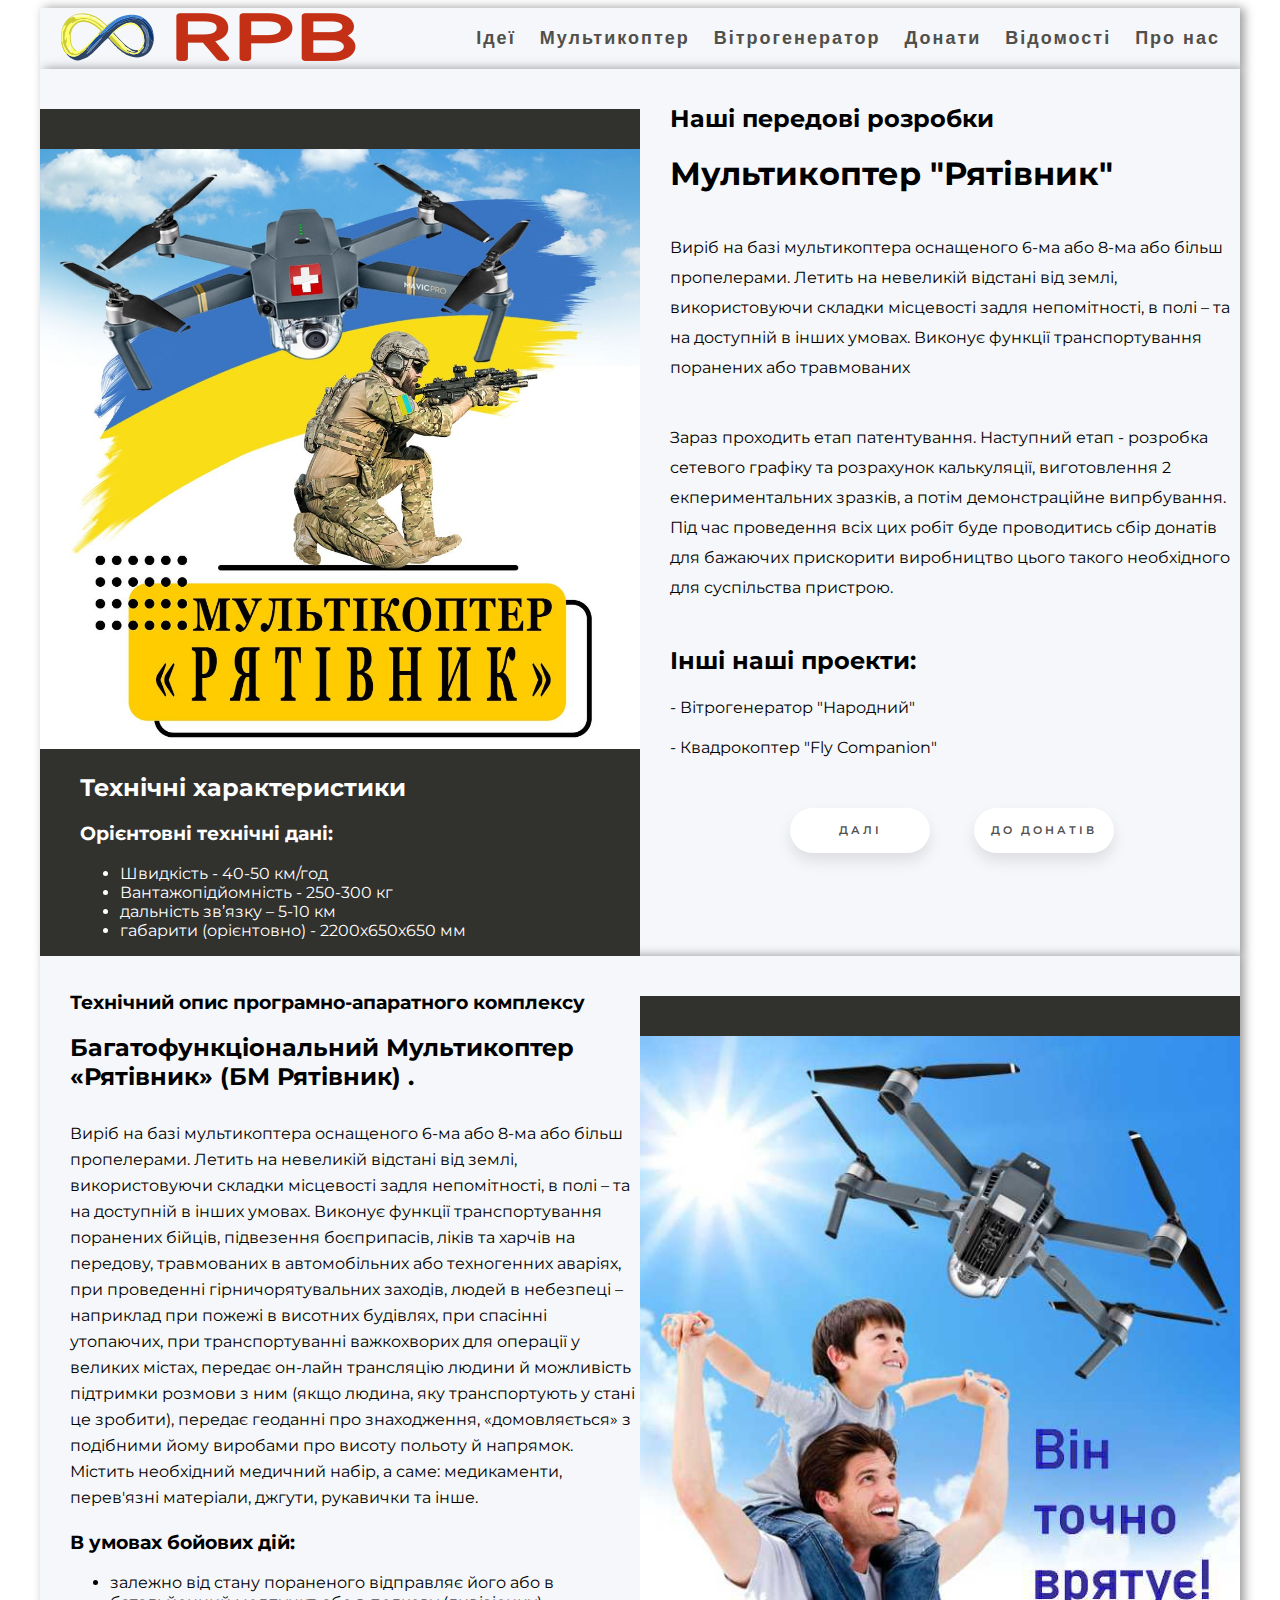
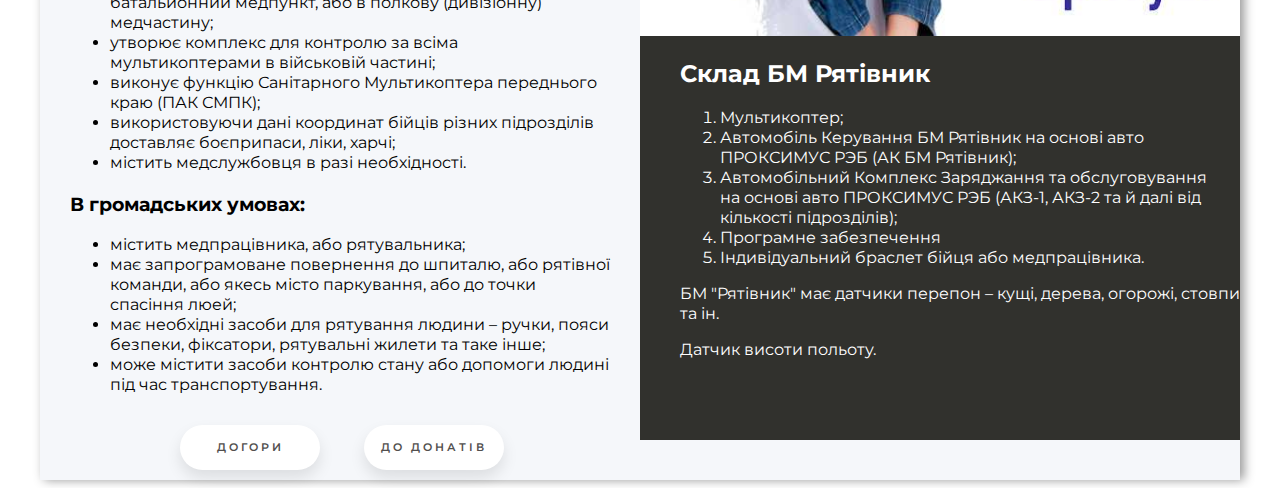
<file: index.html>
﻿<!DOCTYPE html>
<html lang="en">
<head>
    <meta charset="UTF-8">
    <meta http-equiv="X-UA-Compatible" content="IE=edge">
    <meta name="viewport" content="width=device-width, initial-scale=1.0">
    <link rel="preconnect" href="https://fonts.googleapis.com">
    <link rel="preconnect" href="https://fonts.gstatic.com" crossorigin>
    <link href="https://fonts.googleapis.com/css2?family=Montserrat:wght@400;700&display=swap" rel="stylesheet">
    <link rel="stylesheet" href="css/styles.css">
    <link rel="icon" href="img/favicon3.ico" type="image/x-icon">
    <title>RPB</title>
</head>
<body>
<!-- MENU -->
<nav class="top-menu">
    <a class="navbar-logo" href=""><img src="img/logo_new5.png"></a>
    <ul class="menu-main">
      <li><a href="idea.html">Ідеї</a></li>
      <li><a href="">Мультикоптер</a></li>
      <li><a href="vitro.html">Вітрогенератор</a></li>
      <li><a href="">Донати</a></li>
      <li><a href="">Відомості</a></li>
      <li><a href="">Про нас</a></li>
    </ul>
  </nav>
 <!--  ------------------------------ Main -------------------------------------------------------------------   -->   
<div class="main">
    <div >
        <!-- main-content -->
        <div class="main-content">
            <!-- about -->
            <div class="about">
                <h2>Наші передові розробки</h2>
                <h1>Мультикоптер "Рятівник"</h1>
                <p class="opisanie">
                    Виріб на базі мультикоптера оснащеного 6-ма або 8-ма або більш пропелерами.
                    Летить на невеликій відстані від землі, використовуючи складки місцевості задля непомітності,
                    в полі – та на доступній в інших умовах. Виконує функції транспортування поранених або травмованих
                </p>
                <p class="opisanie">
                    Зараз проходить етап патентування. Наступний етап - розробка сетевого графіку та розрахунок калькуляції, 
                    виготовлення 2 екпериментальних зразків, а потім демонстраційне випрбування. 
                    Під час проведення всіх цих робіт буде проводитись сбір донатів для бажаючих прискорити виробництво цього
                    такого необхідного для суспільства пристрою.
                </p>
                <h2 class="opisanie-projects">
                    Інші наші проекти:
                </h2>
                <p class="opisanie2">
                    - Вітрогенератор "Народний" 
                </p>
                <p class="opisanie2">
                    - Квадрокоптер "Fly Companion" 
                </p>
            </div>
            <!-- Кнопки -->
            <div class="buttons">
                <a href="#page2" class="floating-button">Далі</a>
                <a href="" class="floating-button">До донатів</a>
            </div>
        </div>
    </div>
<!-- Sidebar -->
    <aside class="sidebar"   >
        <img src="img/multiK.jpg" alt="Мультикоптер 'Рятівник'" class="multy-photo">
        <!--Технічні характеристики-->
        <div>
            <h2 class="tech-data">Технічні характеристики</h2>
            <div class="tech-skills">
            <h3 class = 'sidebar-title'>Орієнтовні технічні дані:</h3>
            <ul class="tech-skills-list">
                <li class="teh-skills-item"><span class="tech-skills-text">  Швидкість             -   40-50 км/год</span></li>
                <li class="teh-skills-item"><span class="tech-skills-text">  Вантажопідйомність    - 250-300 кг</span></li>
                <li class="teh-skills-item"><span class="tech-skills-text">  дальність зв’язку     –    5-10 км</span></li>
                <li class="teh-skills-item"><span class="tech-skills-text">  габарити (орієнтовно) - 2200х650х650 мм</span></li>
              
            </ul>
        </div>
        </div>
    </aside>
</div>
</body>
<body>
    <!-- ---------------------------------------------  Друга сторінка  ---------------------------------------  -->
     <!--  Main-second -->   
<div class="main-second">
    <div id="page2">
        <!-- main-content -->
        <div class="main-content-second">
            <!-- about -->
            <div class="about-second">
                <h3 >Технічний опис програмно-апаратного комплексу
                    
                    </h3>
                <h2>Багатофункціональний Мультикоптер «Рятівник» (БМ Рятівник) .</h2>
                <p class="opisanie-second">
                    Виріб на базі мультикоптера оснащеного 6-ма або 8-ма або більш пропелерами.
                    Летить на невеликій відстані від землі, використовуючи складки місцевості задля непомітності,
                    в полі – та на доступній в інших умовах. Виконує функції транспортування поранених бійців, підвезення боєприпасів,
                    ліків та харчів на передову, травмованих в автомобільних або техногенних аваріях, при проведенні гірничорятувальних заходів,
                    людей в небезпеці – наприклад при пожежі в висотних будівлях, при спасінні утопаючих, при транспортуванні важкохворих
                    для операції у великих містах, передає он-лайн трансляцію людини й можливість підтримки розмови з ним
                    (якщо людина, яку транспортують у стані це зробити), передає геоданні про знаходження, «домовляється» з подібними йому виробами
                    про висоту польоту й напрямок. Містить необхідний медичний набір,
                    а саме: медикаменти, перев'язні матеріали, джгути, рукавички та інше.
                </p>
                <p class="opisanie2-second">
                                    <h3>В умовах бойових дій:</h3>
                
                <ul class="boyovi-dii">
                <li>залежно від стану пораненого відправляє його або в батальйонний медпункт, або в полкову (дивізіонну) медчастину;</li>
                <li>утворює комплекс для контролю за всіма мультикоптерами в військовій частині;</li>
                <li>виконує функцію Санітарного Мультикоптера переднього краю (ПАК СМПК);</li>
                <li>використовуючи дані координат бійців різних підрозділів доставляє боєприпаси, ліки, харчі;</li>
                <li>містить медслужбовця в разі необхідності.</li>
                </ul>
                </p>
                <p class="opisanie2-second">
                    <h3>В громадських умовах:</h3>

                    <ul class="boyovi-dii">
                    <li>містить медпрацівника, або рятувальника;</li>
                    <li>має запрограмоване повернення до шпиталю, або рятівної команди, або якесь місто паркування, або до точки спасіння люей;</li>
                    <li>має необхідні засоби для рятування людини – ручки, пояси безпеки, фіксатори, рятувальні жилети та таке інше;</li>
                    <li>може містити засоби контролю стану або допомоги людині під час транспортування.</li>
                    
                    </ul>
                </p>
            </div>
            <!-- Кнопки -->
            <div class="buttons-second">
                <a href="" class="floating-button-second">Догори</a>
                <a href="" class="floating-button-second">До донатів</a>
            </div>
        </div>
    </div>
<!-- Sidebar-second -->
    <aside class="sidebar-second"   >
        <img src="img/second_img.jpg" alt="Мультикоптер з дитиною" class="multy-photo-child">
        <!--Склад БМ Рятівник-->
        <div>
            <h2 class="tech-data-second">Склад БМ Рятівник</h2>
            <div class="tech-skills-second">
           
            <ol class="tech-skills-list-second">
                <li class="teh-skills-item-second"><span class="tech-skills-text-second">  Мультикоптер;</span></li>
                <li class="teh-skills-item-second"><span class="tech-skills-text-second">  Автомобіль Керування БМ Рятівник на основі авто ПРОКСИМУС РЭБ (АК БМ Рятівник);</span></li>
                <li class="teh-skills-item-second"><span class="tech-skills-text-second">  Автомобільний Комплекс Заряджання та обслуговування на основі авто ПРОКСИМУС РЭБ (АКЗ-1, АКЗ-2 та й далі від кількості підрозділів);</span></li>
                <li class="teh-skills-item-second"><span class="tech-skills-text-second">  Програмне забезпечення</span></li>
                <li class="teh-skills-item-second"><span class="tech-skills-text-second">  Індивідуальний браслет бійця або медпрацівника.</span></li>
              
            </ol>
            <p class="dopolnitelno-text"> БМ "Рятівник" має датчики перепон – кущі, дерева, огорожі, стовпи та ін.</p>
            <p class="dopolnitelno-text">  Датчик висоти польоту.</p>
                

            
        </div>
        </div>
    </aside>
</body>
</html>
</file>
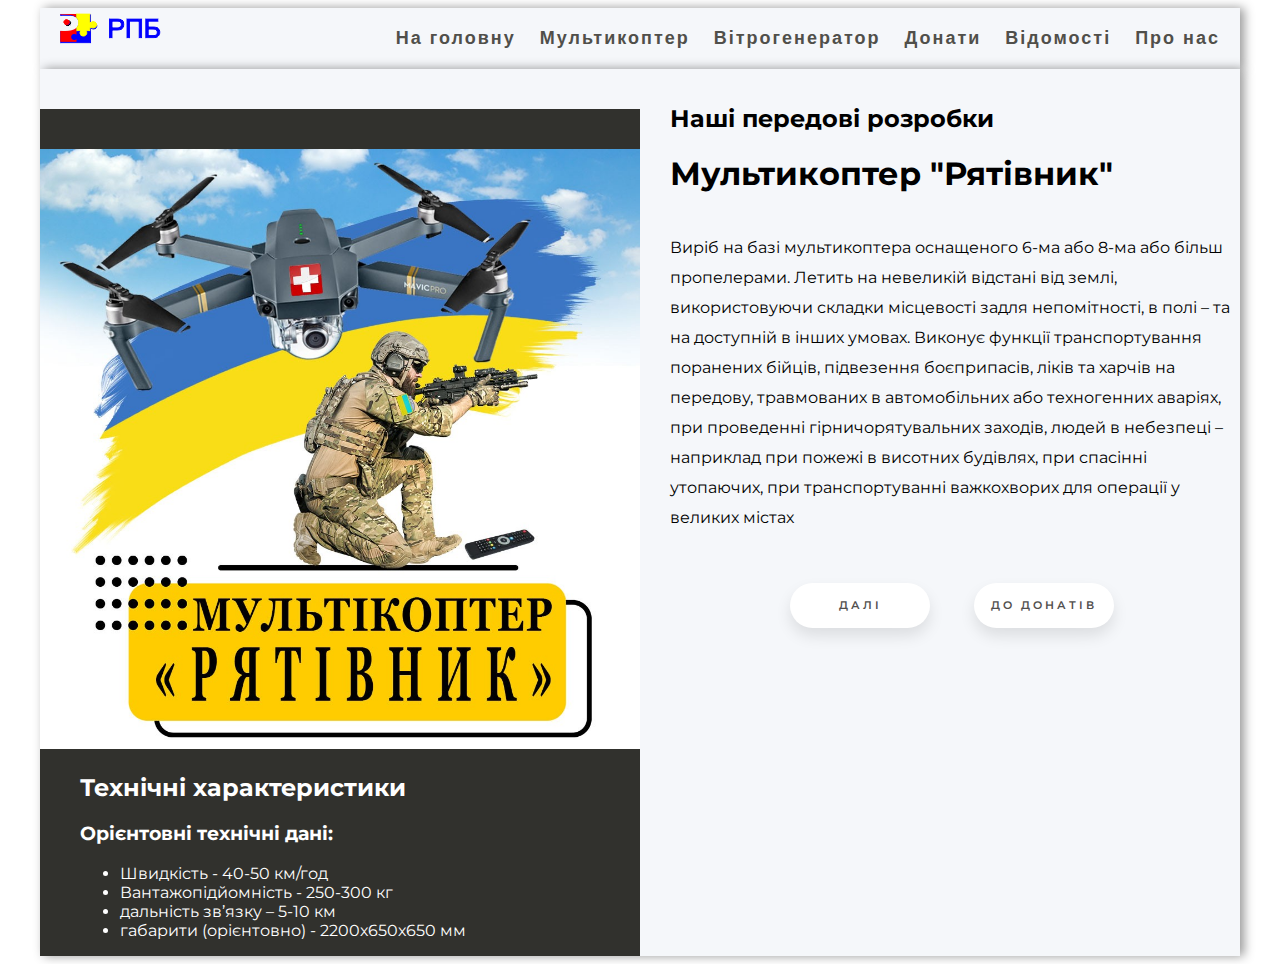
<file: idea.html>
<!DOCTYPE html>
<html lang="en">
<head>
    <meta charset="UTF-8">
    <meta http-equiv="X-UA-Compatible" content="IE=edge">
    <meta name="viewport" content="width=device-width, initial-scale=1.0">
    <link rel="preconnect" href="https://fonts.googleapis.com">
    <link rel="preconnect" href="https://fonts.gstatic.com" crossorigin>
    <link href="https://fonts.googleapis.com/css2?family=Montserrat:wght@400;700&display=swap" rel="stylesheet">
    <link rel="stylesheet" href="css/styles.css">
    <title>RPB</title>
</head>
<body>
<!-- MENU -->
<nav class="top-menu">
    <a class="navbar-logo" href=""><img src="img/logo_uaLT.png"></a>
    <ul class="menu-main">
      <li><a href="index.html">На головну</a></li>
      <li><a href="">Мультикоптер</a></li>
      <li><a href="vitro.html">Вітрогенератор</a></li>
      <li><a href="">Донати</a></li>
      <li><a href="">Відомості</a></li>
      <li><a href="">Про нас</a></li>
    </ul>
  </nav>
 <!--  Main -->   
<div class="main">
    <div >
        <!-- main-content -->
        <div class="main-content">
            <!-- about -->
            <div class="about">
                <h2>Наші передові розробки</h2>
                <h1>Мультикоптер "Рятівник"</h1>
                <p class="opisanie">Виріб на базі мультикоптера оснащеного 6-ма або 8-ма або більш пропелерами.
                   Летить на невеликій відстані від землі, використовуючи складки місцевості задля непомітності,
                   в полі – та на доступній в інших умовах. Виконує функції транспортування поранених бійців,
                   підвезення боєприпасів, ліків та харчів на передову, травмованих в автомобільних або техногенних аваріях,
                   при проведенні гірничорятувальних заходів, людей в небезпеці – наприклад при пожежі в висотних будівлях,
                   при спасінні утопаючих, при транспортуванні важкохворих для операції у великих містах</p>
           
            </div>
            <!-- Кнопки -->
            <div class="buttons">
                <a href="" class="floating-button">Далі</a>
                <a href="" class="floating-button">До донатів</a>
            </div>
        </div>
    </div>
<!-- Sidebar -->
    <aside class="sidebar"   >
        <img src="img/multi.jpg" alt="Мультикоптер 'Рятівник'" class="multy-photo">
        <!--Технічні характеристики-->
        <div>
            <h2 class="tech-data">Технічні характеристики</h2>
            <div class="tech-skills">
            <h3 class = 'sidebar-title'>Орієнтовні технічні дані:</h3>
            <ul class="tech-skills-list">
                <li class="teh-skills-item"><span class="tech-skills-text">  Швидкість             -   40-50 км/год</span></li>
                <li class="teh-skills-item"><span class="tech-skills-text">  Вантажопідйомність    - 250-300 кг</span></li>
                <li class="teh-skills-item"><span class="tech-skills-text">  дальність зв’язку     –    5-10 км</span></li>
                <li class="teh-skills-item"><span class="tech-skills-text">  габарити (орієнтовно) - 2200х650х650 мм</span></li>
              
            </ul>
        </div>
        </div>
    </aside>
</div>
</body>
</html>
</file>
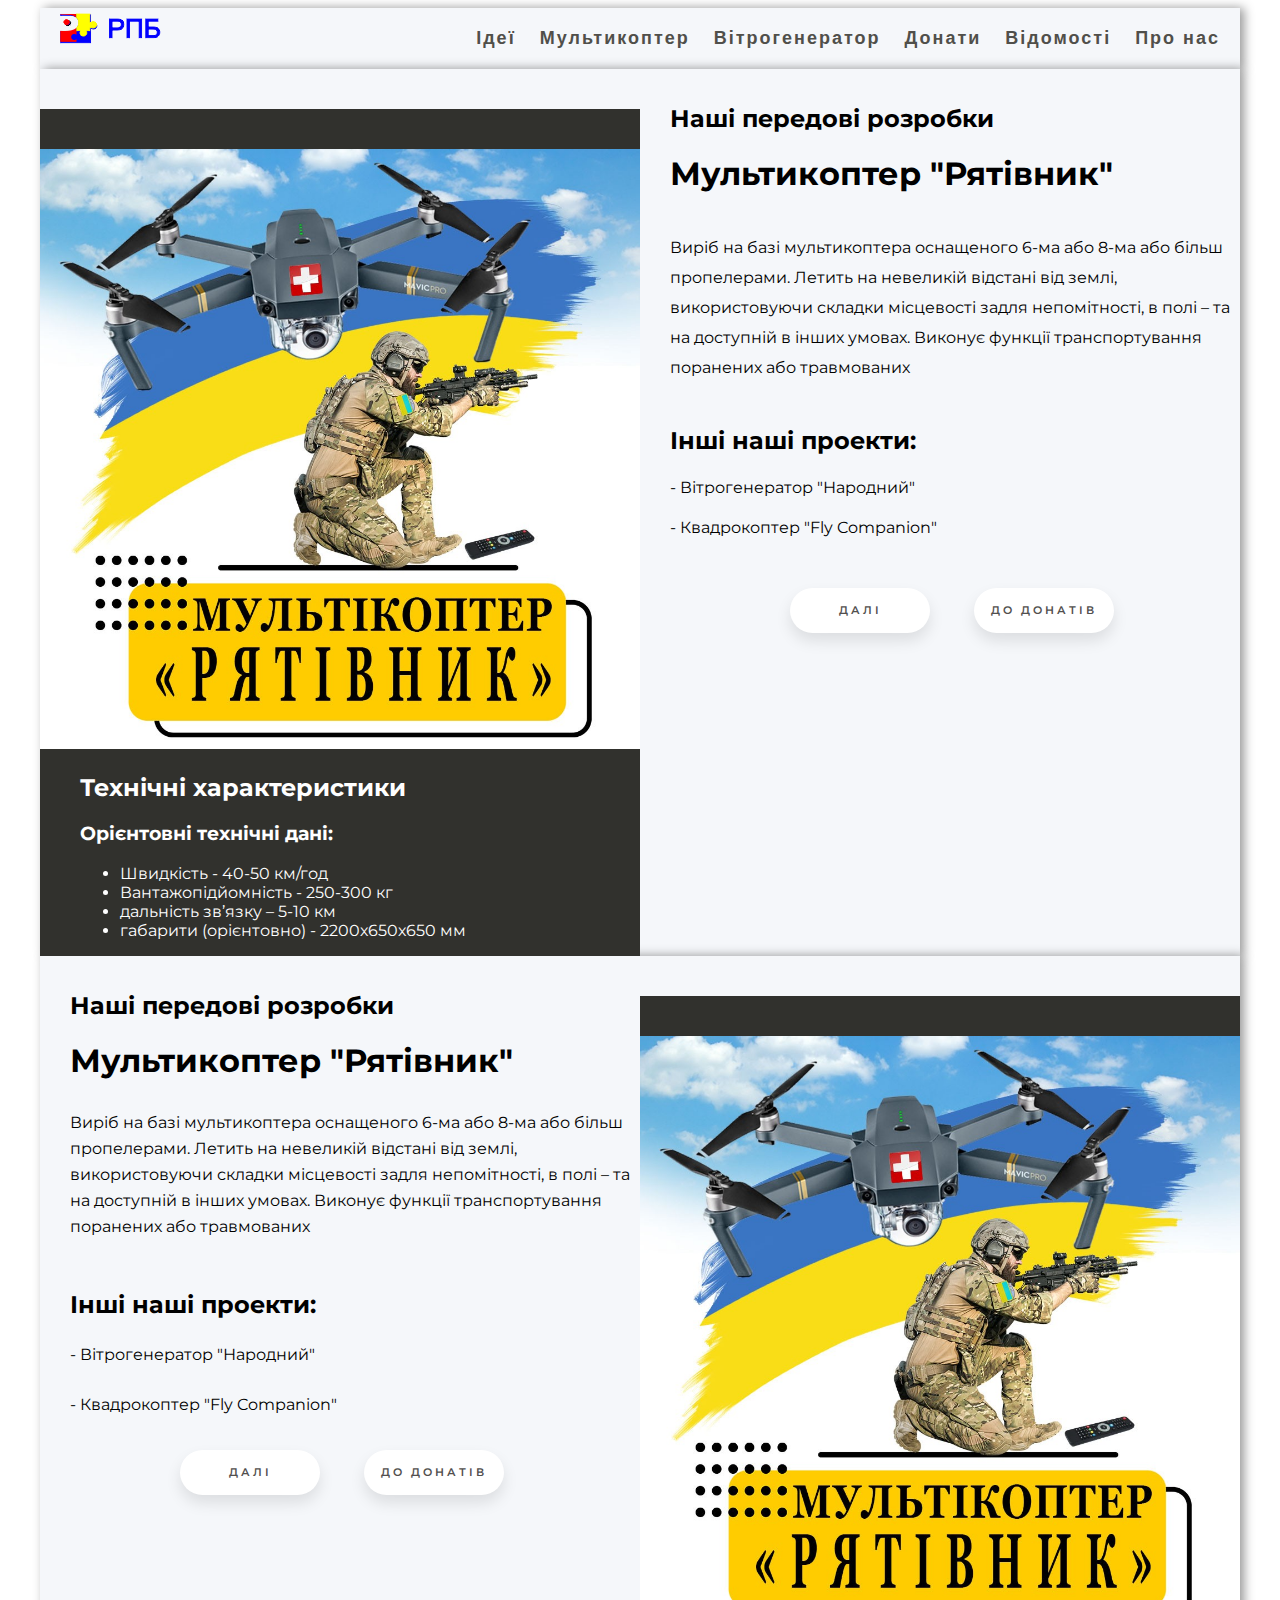
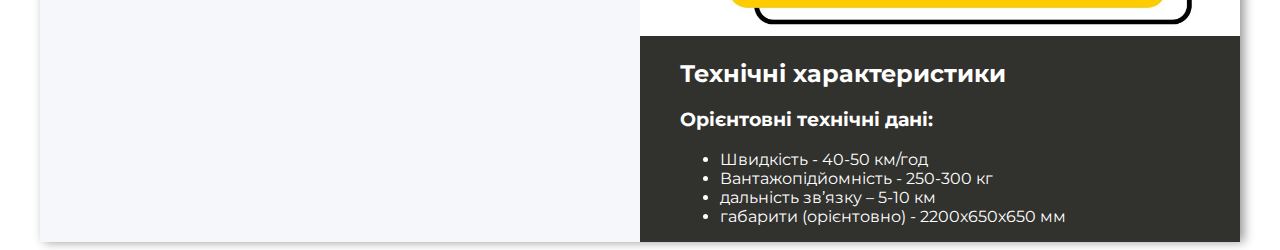
<file: vitro.html>
<!DOCTYPE html>
<html lang="en">
<head>
    <meta charset="UTF-8">
    <meta http-equiv="X-UA-Compatible" content="IE=edge">
    <meta name="viewport" content="width=device-width, initial-scale=1.0">
    <link rel="preconnect" href="https://fonts.googleapis.com">
    <link rel="preconnect" href="https://fonts.gstatic.com" crossorigin>
    <link href="https://fonts.googleapis.com/css2?family=Montserrat:wght@400;700&display=swap" rel="stylesheet">
    <link rel="stylesheet" href="css/styles.css">
    <title>RPB</title>
</head>
<body>
<!-- MENU -->
<nav class="top-menu">
    <a class="navbar-logo" href=""><img src="img/logo_uaLT.png"></a>
    <ul class="menu-main">
      <li><a href="idea.html">Ідеї</a></li>
      <li><a href="">Мультикоптер</a></li>
      <li><a href="vitro.html">Вітрогенератор</a></li>
      <li><a href="">Донати</a></li>
      <li><a href="">Відомості</a></li>
      <li><a href="">Про нас</a></li>
    </ul>
  </nav>
 <!--  Main -->   
<div class="main">
    <div >
        <!-- main-content -->
        <div class="main-content">
            <!-- about -->
            <div class="about">
                <h2>Наші передові розробки</h2>
                <h1>Мультикоптер "Рятівник"</h1>
                <p class="opisanie">
                    Виріб на базі мультикоптера оснащеного 6-ма або 8-ма або більш пропелерами.
                    Летить на невеликій відстані від землі, використовуючи складки місцевості задля непомітності,
                    в полі – та на доступній в інших умовах. Виконує функції транспортування поранених або травмованих
                </p>
                <h2 class="opisanie-projects">
                    Інші наші проекти:
                </h2>
                <p class="opisanie2">
                    - Вітрогенератор "Народний" 
                </p>
                <p class="opisanie2">
                    - Квадрокоптер "Fly Companion" 
                </p>
            </div>
            <!-- Кнопки -->
            <div class="buttons">
                <a href="" class="floating-button">Далі</a>
                <a href="" class="floating-button">До донатів</a>
            </div>
        </div>
    </div>
<!-- Sidebar -->
    <aside class="sidebar"   >
        <img src="img/multi.jpg" alt="Мультикоптер 'Рятівник'" class="multy-photo">
        <!--Технічні характеристики-->
        <div>
            <h2 class="tech-data">Технічні характеристики</h2>
            <div class="tech-skills">
            <h3 class = 'sidebar-title'>Орієнтовні технічні дані:</h3>
            <ul class="tech-skills-list">
                <li class="teh-skills-item"><span class="tech-skills-text">  Швидкість             -   40-50 км/год</span></li>
                <li class="teh-skills-item"><span class="tech-skills-text">  Вантажопідйомність    - 250-300 кг</span></li>
                <li class="teh-skills-item"><span class="tech-skills-text">  дальність зв’язку     –    5-10 км</span></li>
                <li class="teh-skills-item"><span class="tech-skills-text">  габарити (орієнтовно) - 2200х650х650 мм</span></li>
              
            </ul>
        </div>
        </div>
    </aside>
</div>
</body>
<body>
    <!-- Друга сторінка -->
     <!--  Main -->   
<div class="main-second">
    <div >
        <!-- main-content -->
        <div class="main-content-second">
            <!-- about -->
            <div class="about-second">
                <h2>Наші передові розробки</h2>
                <h1>Мультикоптер "Рятівник"</h1>
                <p class="opisanie-second">
                    Виріб на базі мультикоптера оснащеного 6-ма або 8-ма або більш пропелерами.
                    Летить на невеликій відстані від землі, використовуючи складки місцевості задля непомітності,
                    в полі – та на доступній в інших умовах. Виконує функції транспортування поранених або травмованих
                </p>
                <h2 class="opisanie-projects-second">
                    Інші наші проекти:
                </h2>
                <p class="opisanie2-second">
                    - Вітрогенератор "Народний" 
                </p>
                <p class="opisanie2-second">
                    - Квадрокоптер "Fly Companion" 
                </p>
            </div>
            <!-- Кнопки -->
            <div class="buttons-second">
                <a href="" class="floating-button-second">Далі</a>
                <a href="" class="floating-button-second">До донатів</a>
            </div>
        </div>
    </div>
<!-- Sidebar -->
    <aside class="sidebar"   >
        <img src="img/multi.jpg" alt="Мультикоптер 'Рятівник'" class="multy-photo">
        <!--Технічні характеристики-->
        <div>
            <h2 class="tech-data">Технічні характеристики</h2>
            <div class="tech-skills">
            <h3 class = 'sidebar-title'>Орієнтовні технічні дані:</h3>
            <ul class="tech-skills-list">
                <li class="teh-skills-item"><span class="tech-skills-text">  Швидкість             -   40-50 км/год</span></li>
                <li class="teh-skills-item"><span class="tech-skills-text">  Вантажопідйомність    - 250-300 кг</span></li>
                <li class="teh-skills-item"><span class="tech-skills-text">  дальність зв’язку     –    5-10 км</span></li>
                <li class="teh-skills-item"><span class="tech-skills-text">  габарити (орієнтовно) - 2200х650х650 мм</span></li>
              
            </ul>
        </div>
        </div>
    </aside>
</body>
</html>
</file>
<file: css/styles.css>
﻿body{
  font-family: 'Montserrat', sans-serif;
  background: url(https://html5book.ru/wp-content/uploads/2015/07/background39.png);
}
/* menu */
@import url('https://fonts.googleapis.com/css?family=Arimo');
.top-menu {
  background: #f5f7fa;
  box-shadow: 4px 0 10px rgba(0, 0, 0, 0.411);
  
  width: 1200px;
  margin: 0px auto;

}
.top-menu:after {
  content: "";
  display: table;
  clear: both;
}
.navbar-logo {display: inline-block;
    margin-top: 5px;
    padding-left: 20px;
  }
.menu-main {
  list-style: none;
  margin: 0;
  padding-right: 20px;
  float: right;
  
}
.menu-main li {display: inline-block;}
.menu-main a {
  text-decoration: none;
  display: block;
  position: relative;
  line-height: 61px;
  padding-left: 20px;
  font-size: 18px;
  letter-spacing: 2px;
  font-family: 'Arimo', sans-serif;
  font-weight: bold;
  color: #504f4a;
  transition:.3s linear;
}
.menu-main a:before {
  content: "";
  width: 9px;
  height: 9px;
  background: #c43016;
  position: absolute;
  left: 50%;
  transform: rotate(45deg) translateX(8.5px);
  opacity: 0;
  transition: .3s linear;
}
.menu-main a:hover:before {opacity: 1;}
@media (max-width: 660px) {
.menu-main {
  float: none;
  padding-top: 10px;
}
.top-menu {
  text-align: center;
  padding: 20px 0 0 0;
}
.menu-main a {padding: 0 10px;}
.menu-main a:before {transform: rotate(45deg) translateX(-6px);}
}
@media (max-width: 600px) {
.menu-main li {display: block;}
}
/* Main */
.main{
  display: flex;
  flex-direction: row-reverse;
  background-color: #f5f7fa;
  width: 1200px;
  margin: 0px auto;
  background: #f5f7fa;
  box-shadow: 4px 0 10px rgba(0, 0, 0, 0.411);
}
/* main-content */
.main-content{
  background-color: #f5f7fa;
  width: 600px;
}
/* about */
.about{
  background-color: #f5f7fa;
  margin-left: 30px;
  margin-top: 35px;
}
/* opisanie */
.opisanie{
  margin-top: 40px;
  line-height: 30px;
}
/* opisanie-projects */
.opisanie-projects{
  margin-top: 40px;
  line-height: 35px
}
/* opisanie2 */
.opisanie2{
  margin-top: 20px;
  line-height: 20px
}
/* buttons */
.buttons{
  margin-top: 40px;
  margin-left: 130px;
  background-color: #f5f7fa;
}
/* floating-button */
.floating-button{
  text-decoration: none;
  display: inline-block;
  width: 140px;
  height: 45px;
  line-height: 45px;
  border-radius: 45px;
  margin: 10px 20px;
  font-family: 'Montserrat', sans-serif;
  font-size: 11px;
  text-transform: uppercase;
  text-align: center;
  letter-spacing: 3px;
  font-weight: 600;
  color: #524f4e;
  background: white;
  box-shadow: 0 8px 15px rgba(0, 0, 0, .1);
  transition: .3s;
}
.floating-button:hover {
  background: #c43016;
  box-shadow: 0 15px 20px #f57e13;
  color: white;
  transform: translateY(-7px);
}
/* sidebar */
.sidebar{
  background-color: #31312d;
  color: #ffffff;
  padding-top: 40px;
  width: 600px;
  margin-top: 40px;
}
/* multy-photo */
.multy-photo{
  width: 600px;
}
/* tech-data */
.tech-data{
  margin-top: 40;
  margin-left: 40px;

}
/* sidebar-title */
.sidebar-title{
  margin-top: 40;
  margin-left: 40px;

}
/* tech-skills-list */
.tech-skills-list{
  margin-top: 40;
  margin-left: 40px;
}
/* ----------  Main Second  ------------------  */
.main-second{
  display: flex;
  flex-direction: row;
  background-color: #f5f7fa;
  width: 1200px;
  margin: 0px auto;
  box-shadow: 4px 0 10px rgba(0, 0, 0, 0.411);
}
/* main-content-second */
.main-content-second{
  background-color: #f5f7fa;
  width: 600px;
}
/* about-second */
.about-second{
  background-color: #f5f7fa;
  margin-left: 30px;
  margin-top: 35px;
}
/* opisanie-second */
.opisanie-second{
  margin-top: 30px;
  line-height: 26px;
}
/* opisanie-projects-second */
.opisanie-projects-second{
  margin-top: 50px;
  line-height: 30px
}
/* opisanie2-second */
.opisanie2-second{
  margin-top: 20px;
  line-height: 30px;
  font: bold;
}
/* buttons-second */
.buttons-second{
  margin-top: 20px;
  margin-left: 120px;
  background-color: #f5f7fa;
}
/* floating-button */
.floating-button-second{
  text-decoration: none;
  display: inline-block;
  width: 140px;
  height: 45px;
  line-height: 45px;
  border-radius: 45px;
  margin: 10px 20px;
  font-family: 'Montserrat', sans-serif;
  font-size: 11px;
  text-transform: uppercase;
  text-align: center;
  letter-spacing: 3px;
  font-weight: 600;
  color: #524f4e;
  background: white;
  box-shadow: 0 8px 15px rgba(0, 0, 0, .1);
  transition: .3s;
}
.floating-button-second:hover {
  background: #c43016;
  box-shadow: 0 15px 20px #f57e13;
  color: white;
  transform: translateY(-7px);
}
/* sidebar */
.sidebar-second{
  background-color: #31312d;
  color: #ffffff;
  padding-top: 40px;
  padding-bottom:  40px;
  width: 600px;
  margin-top: 40px;
  margin-bottom: 40px;
}
/* multy-photo-child*/
.multy-photo-child{
  width: 600px;
}
/* boyovi-dii */
.boyovi-dii{
  line-height: 20px;
  padding-right: 30px;
}
/* tech-data */
.tech-data-second{
  margin-top: 40;
  margin-left: 40px;

}

/* tech-skills-list */
.tech-skills-list-second{
  margin-top: 40;
  margin-left: 40px;
  line-height: 20px;
  margin-right: 30px;
}
/* tech-skills-text-second" */
.tech-skills-text-second{
  padding-right: 50px;
}
/* dopolnitelno-text */
.dopolnitelno-text{
  margin-top: 40;
  margin-left: 40px;
  margin-right: 30;
  line-height: 20px;  
}
</file>
